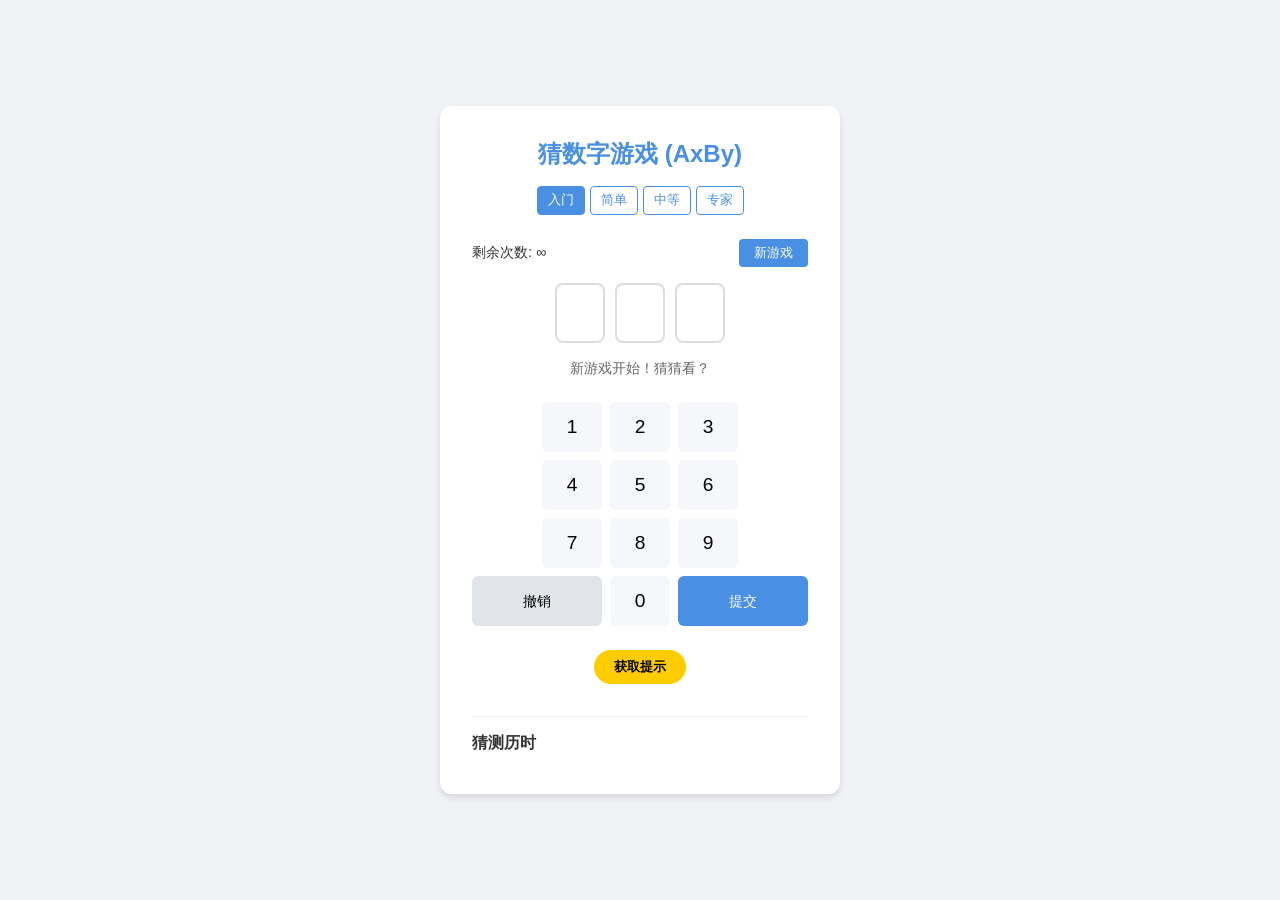
<file: index.html>
<!DOCTYPE html>
<html lang="zh-CN">
<head>
    <meta charset="UTF-8">
    <meta name="viewport" content="width=device-width, initial-scale=1.0">
    <title>猜数字游戏 - AxBy</title>
    <link rel="stylesheet" href="style.css">
</head>
<body>
    <div class="container">
        <header>
            <h1>猜数字游戏 (AxBy)</h1>
            <div class="difficulty-selector">
                <button class="diff-btn active" data-difficulty="entry">入门</button>
                <button class="diff-btn" data-difficulty="easy">简单</button>
                <button class="diff-btn" data-difficulty="medium">中等</button>
                <button class="diff-btn" data-difficulty="expert">专家</button>
            </div>
        </header>

        <main>
            <div class="game-info">
                <div class="stats">
                    <span>剩余次数: <span id="remaining-tries">∞</span></span>
                    <button id="new-game-btn">新游戏</button>
                </div>
                <div class="current-guess-display">
                    <div class="digit-box" id="digit-0"></div>
                    <div class="digit-box" id="digit-1"></div>
                    <div class="digit-box" id="digit-2"></div>
                </div>
                <div id="game-status" class="status-msg">准备开始！</div>
            </div>

            <div class="keyboard">
                <div class="keys-row">
                    <button class="key" data-val="1">1</button>
                    <button class="key" data-val="2">2</button>
                    <button class="key" data-val="3">3</button>
                </div>
                <div class="keys-row">
                    <button class="key" data-val="4">4</button>
                    <button class="key" data-val="5">5</button>
                    <button class="key" data-val="6">6</button>
                </div>
                <div class="keys-row">
                    <button class="key" data-val="7">7</button>
                    <button class="key" data-val="8">8</button>
                    <button class="key" data-val="9">9</button>
                </div>
                <div class="keys-row">
                    <button class="key special" id="undo-btn">撤销</button>
                    <button class="key" data-val="0">0</button>
                    <button class="key special" id="submit-btn">提交</button>
                </div>
            </div>

            <div class="hint-container">
                <button id="hint-btn">获取提示</button>
                <div id="hint-display"></div>
            </div>

            <div class="history-container">
                <h3>猜测历时</h3>
                <ul id="history-list">
                    <!-- 历史记录将在这里生成 -->
                </ul>
            </div>
        </main>
    </div>
    <script src="script.js"></script>
</body>
</html>
</file>
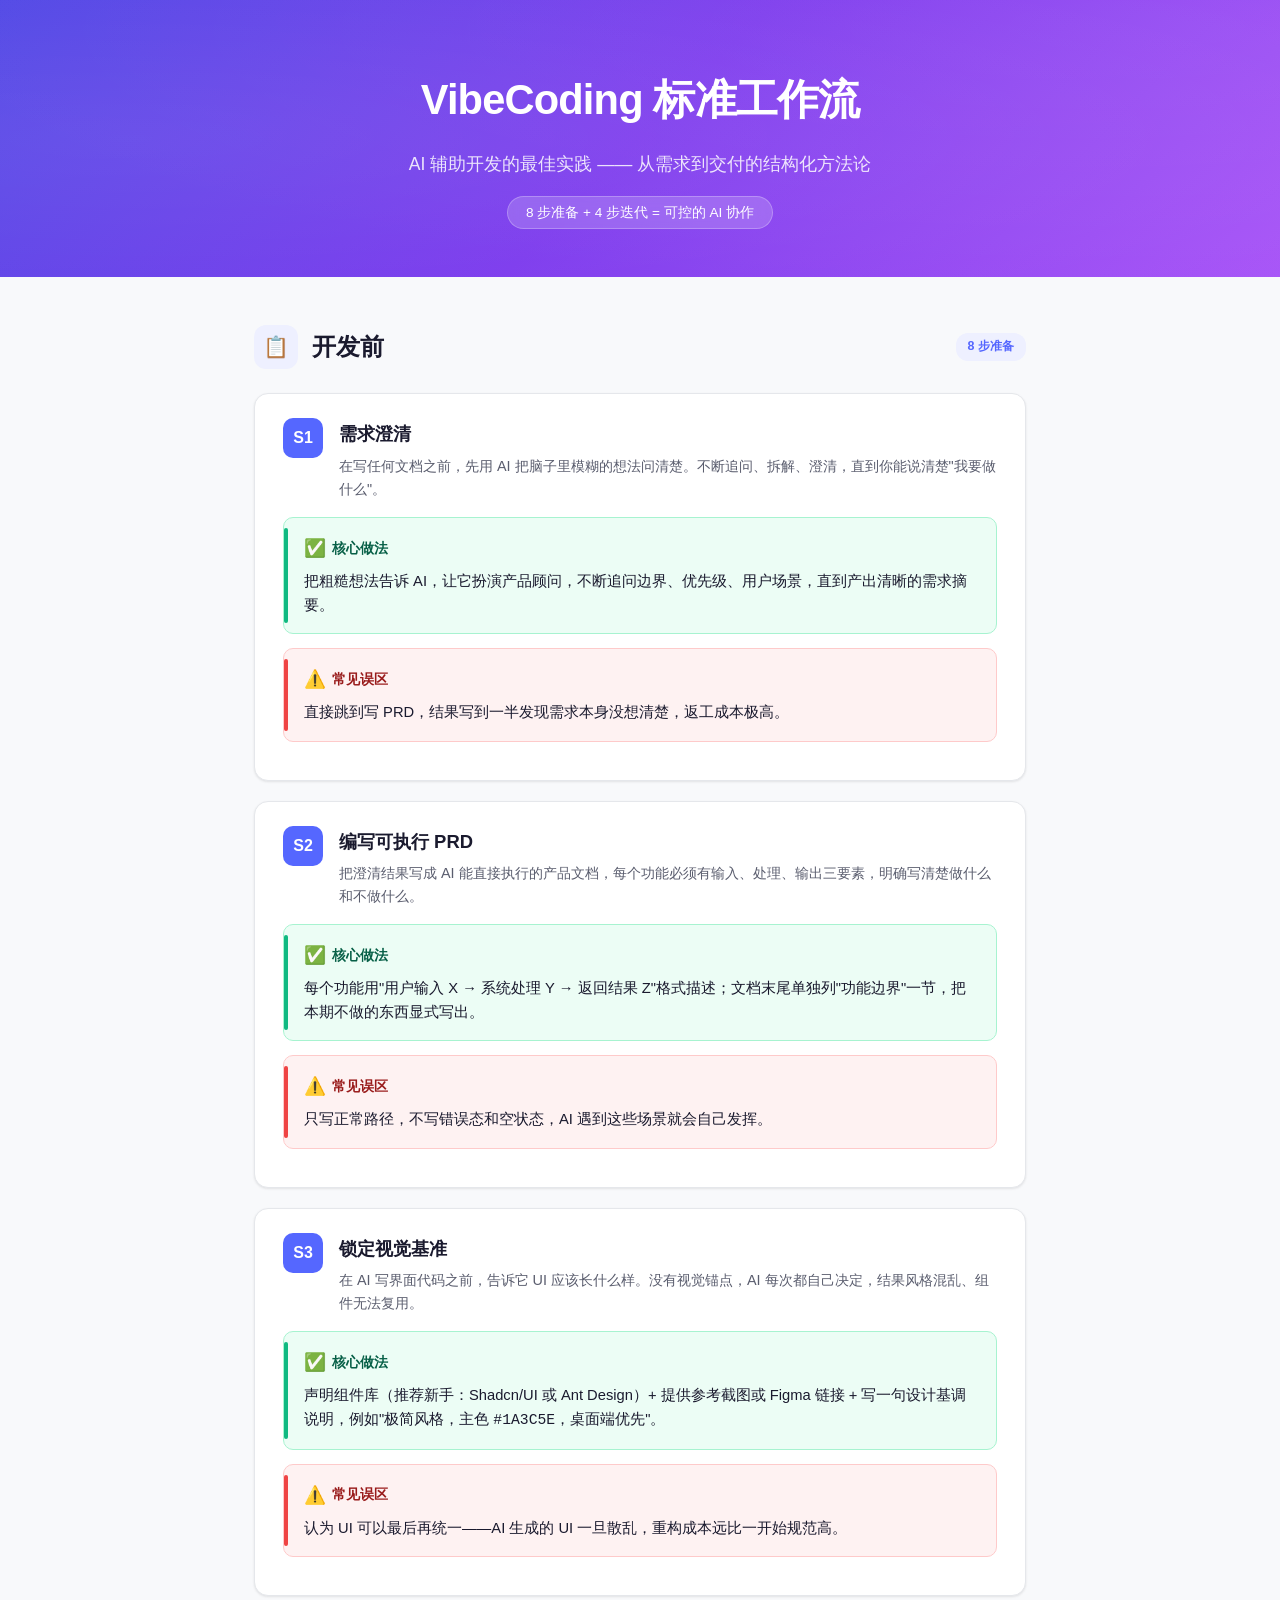
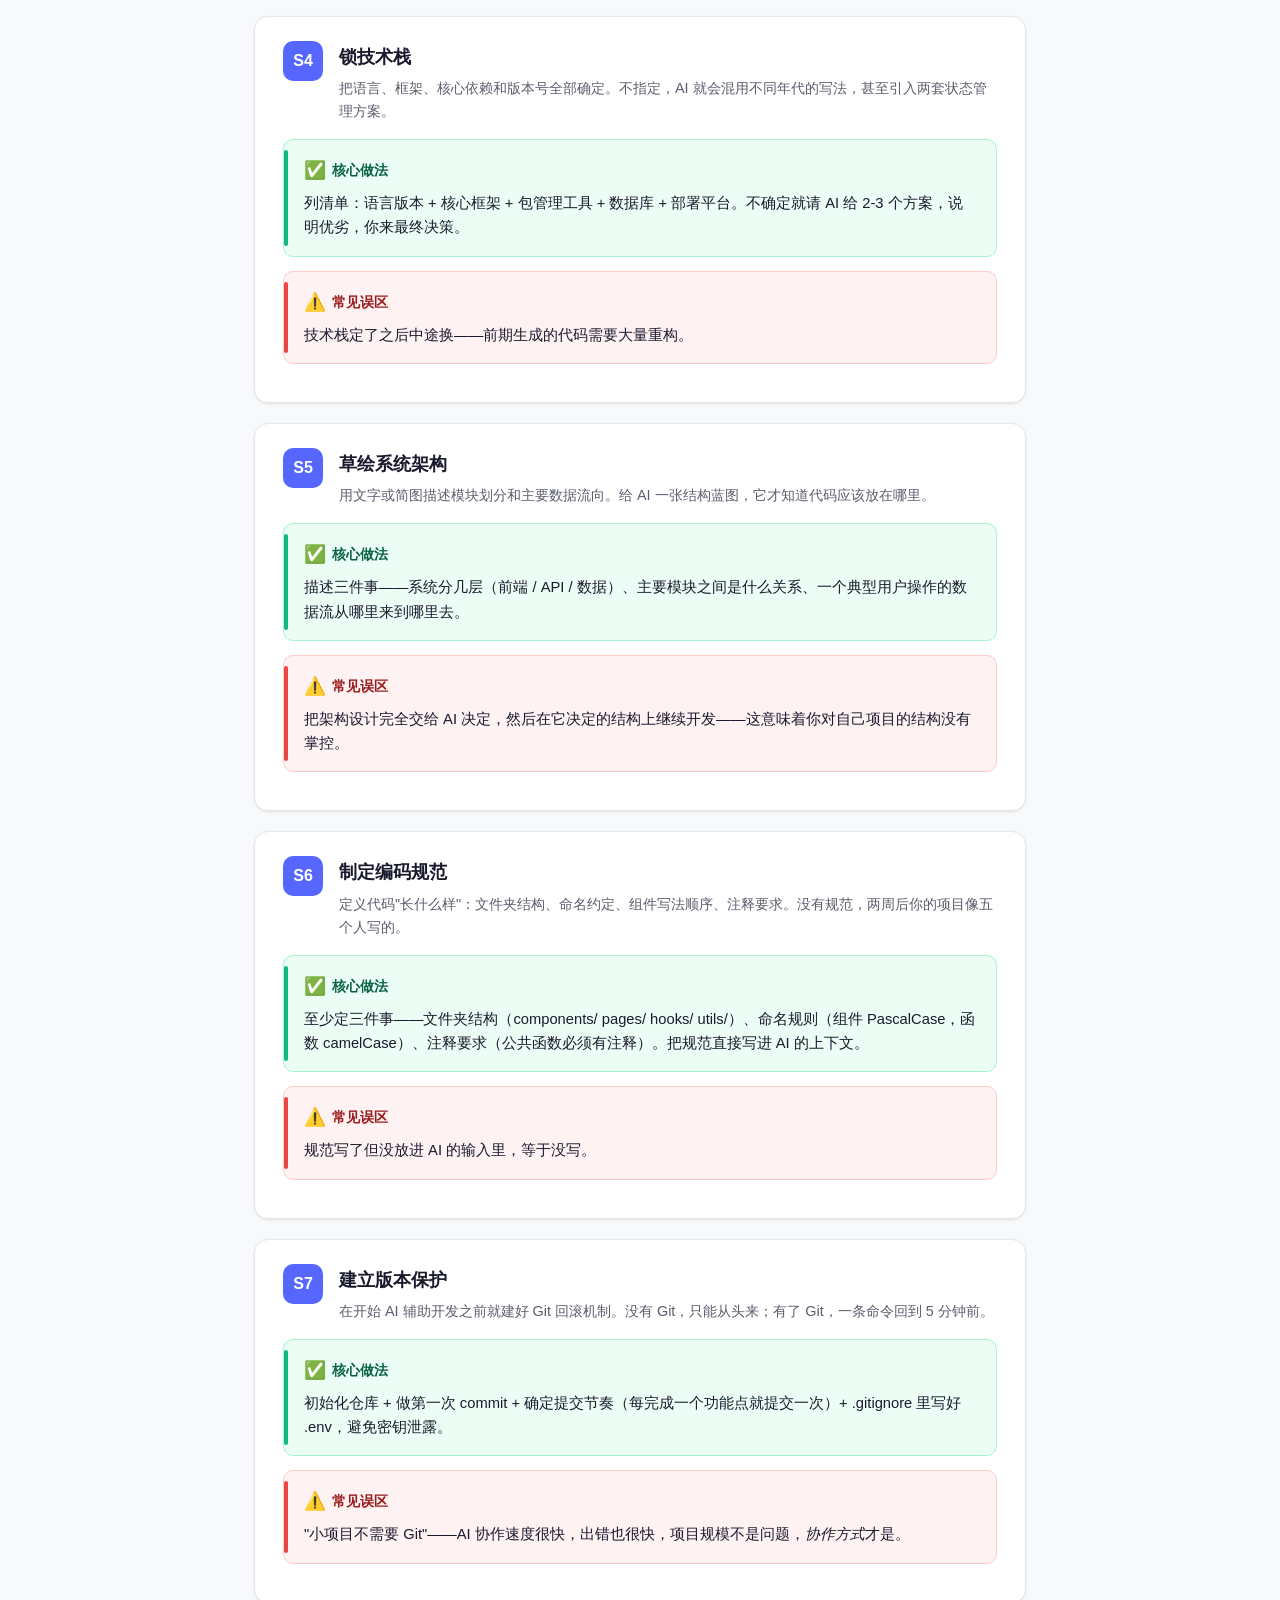
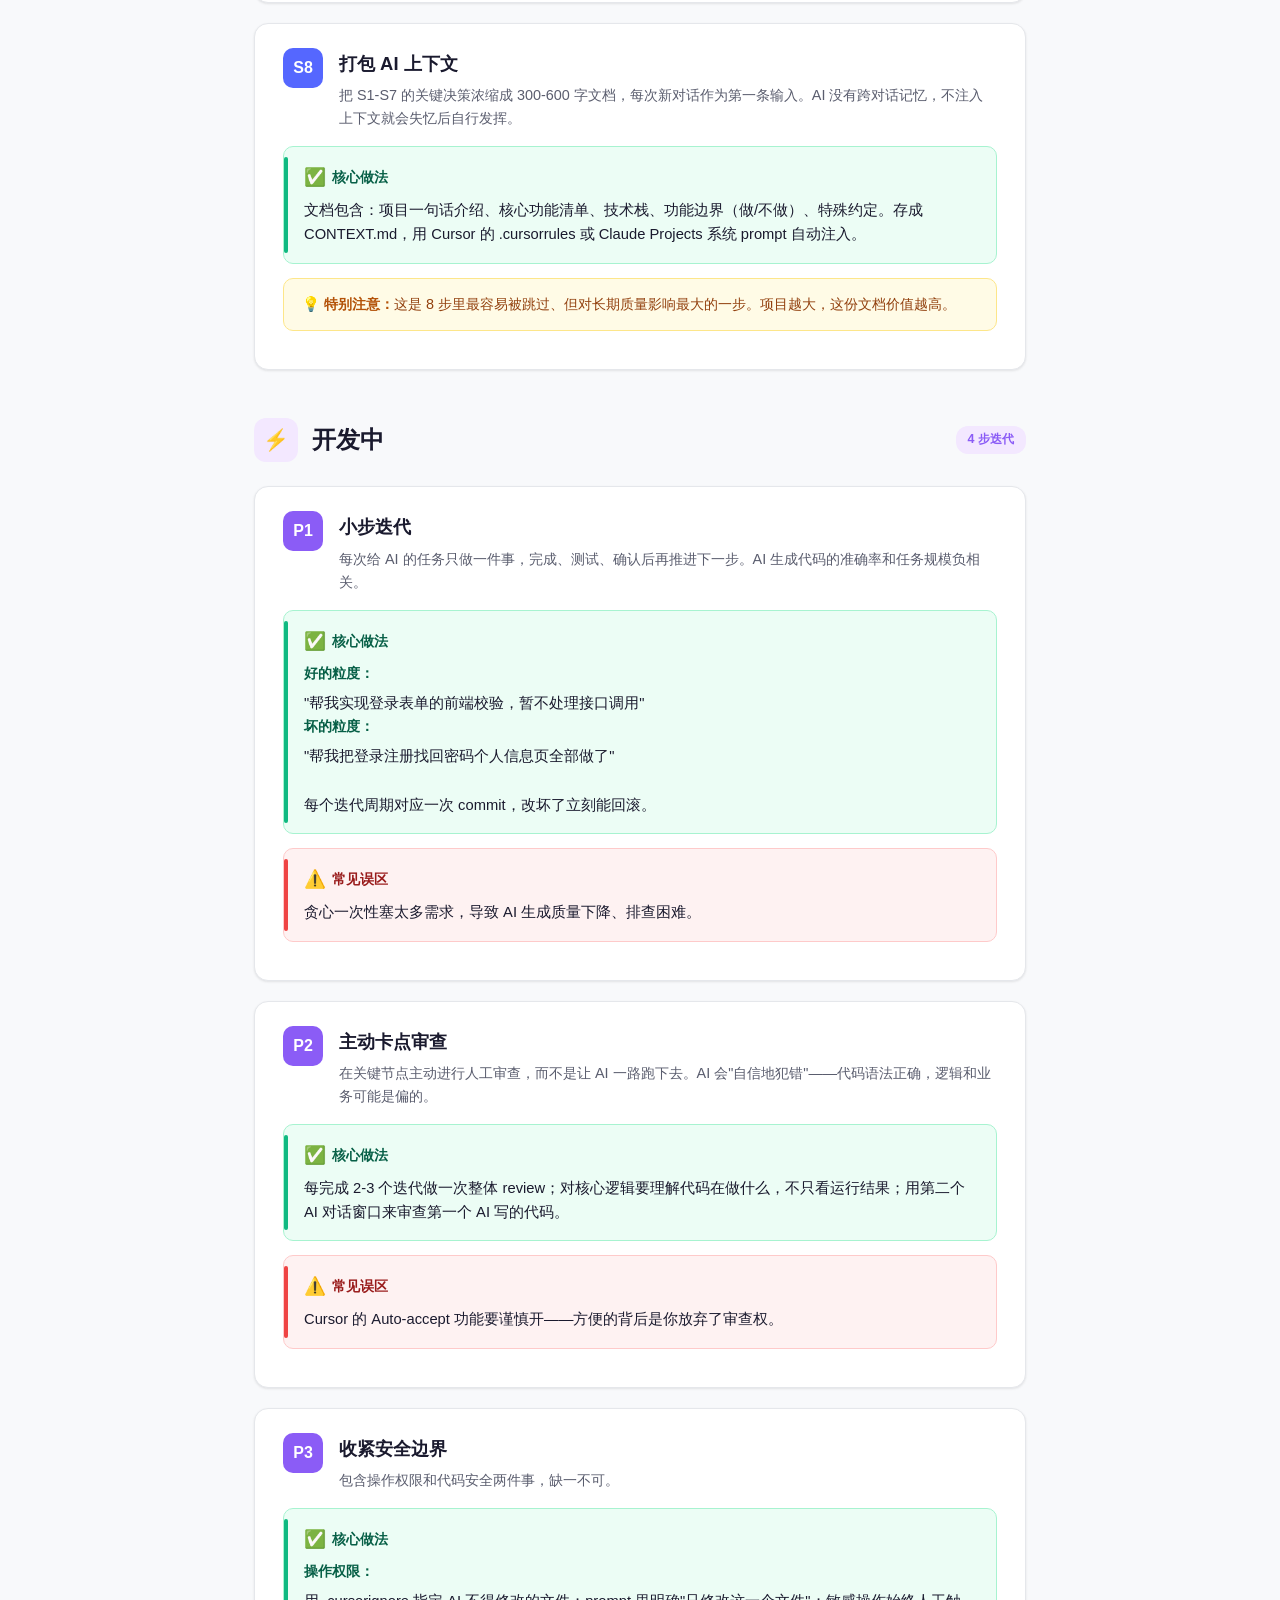
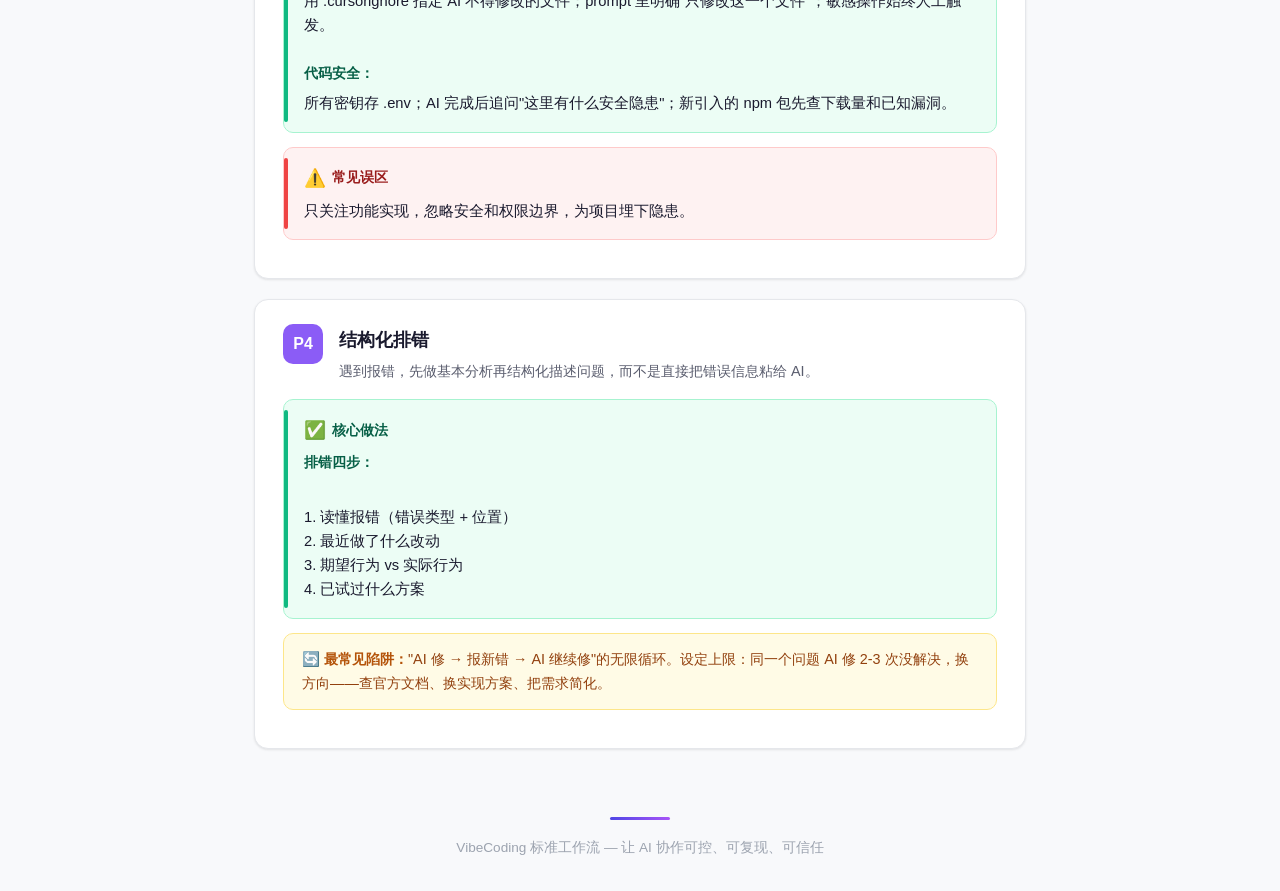
<file: VibeCoding-workflow.html>
<!DOCTYPE html>
<html lang="zh-CN">
<head>
<meta charset="UTF-8">
<meta name="viewport" content="width=device-width, initial-scale=1.0">
<title>VibeCoding 标准工作流</title>
<style>
  :root {
    --bg: #f8f9fb;
    --card-bg: #ffffff;
    --text: #1a1a2e;
    --text-secondary: #5a5d6e;
    --accent: #5567ff;
    --accent-light: #eef0ff;
    --do-bg: #ecfdf5;
    --do-border: #a7f3d0;
    --do-text: #065f46;
    --do-icon: #10b981;
    --dont-bg: #fef2f2;
    --dont-border: #fecaca;
    --dont-text: #991b1b;
    --dont-icon: #ef4444;
    --divider: #e5e7eb;
    --tag-dev: #5567ff;
    --tag-iter: #8b5cf6;
    --shadow: 0 1px 3px rgba(0,0,0,0.06), 0 1px 2px rgba(0,0,0,0.04);
    --shadow-hover: 0 4px 12px rgba(0,0,0,0.08), 0 2px 4px rgba(0,0,0,0.04);
  }

  * { margin: 0; padding: 0; box-sizing: border-box; }

  body {
    font-family: -apple-system, BlinkMacSystemFont, "Segoe UI", "PingFang SC", "Microsoft YaHei", "Helvetica Neue", sans-serif;
    background: var(--bg);
    color: var(--text);
    line-height: 1.75;
    -webkit-font-smoothing: antialiased;
  }

  /* ===== Header ===== */
  .hero {
    background: linear-gradient(135deg, #4f46e5 0%, #7c3aed 50%, #a855f7 100%);
    color: #fff;
    text-align: center;
    padding: 64px 24px 48px;
    position: relative;
    overflow: hidden;
  }
  .hero::before {
    content: '';
    position: absolute;
    top: -50%;
    left: -50%;
    width: 200%;
    height: 200%;
    background: radial-gradient(ellipse at 30% 50%, rgba(255,255,255,0.08) 0%, transparent 60%),
                radial-gradient(ellipse at 70% 30%, rgba(255,255,255,0.05) 0%, transparent 50%);
    pointer-events: none;
  }
  .hero h1 {
    font-size: 2.6rem;
    font-weight: 800;
    letter-spacing: -0.02em;
    position: relative;
    margin-bottom: 12px;
  }
  .hero .subtitle {
    font-size: 1.1rem;
    opacity: 0.85;
    font-weight: 400;
    position: relative;
  }
  .hero .badge {
    display: inline-block;
    background: rgba(255,255,255,0.18);
    backdrop-filter: blur(8px);
    border: 1px solid rgba(255,255,255,0.25);
    border-radius: 20px;
    padding: 4px 18px;
    font-size: 0.85rem;
    margin-top: 16px;
    position: relative;
  }

  /* ===== Container ===== */
  .container {
    max-width: 820px;
    margin: 0 auto;
    padding: 0 24px;
  }

  /* ===== Phase Header ===== */
  .phase {
    margin: 48px 0 24px;
    display: flex;
    align-items: center;
    gap: 14px;
  }
  .phase-icon {
    width: 44px; height: 44px;
    border-radius: 12px;
    display: flex; align-items: center; justify-content: center;
    font-size: 1.3rem;
    flex-shrink: 0;
  }
  .phase-icon.before { background: #eef0ff; }
  .phase-icon.during { background: #f3e8ff; }
  .phase h2 {
    font-size: 1.5rem;
    font-weight: 700;
    color: var(--text);
  }
  .phase .chip {
    font-size: 0.78rem;
    font-weight: 600;
    padding: 3px 12px;
    border-radius: 12px;
    margin-left: auto;
  }
  .chip.before { background: #eef0ff; color: var(--tag-dev); }
  .chip.during { background: #f3e8ff; color: var(--tag-iter); }

  /* ===== Step Card ===== */
  .step {
    background: var(--card-bg);
    border-radius: 14px;
    box-shadow: var(--shadow);
    margin-bottom: 20px;
    overflow: hidden;
    transition: box-shadow 0.2s ease, transform 0.2s ease;
    border: 1px solid var(--divider);
  }
  .step:hover {
    box-shadow: var(--shadow-hover);
    transform: translateY(-1px);
  }

  .step-header {
    display: flex;
    align-items: flex-start;
    gap: 16px;
    padding: 24px 28px 0;
  }
  .step-num {
    width: 40px; height: 40px;
    border-radius: 10px;
    display: flex; align-items: center; justify-content: center;
    font-weight: 800;
    font-size: 1rem;
    color: #fff;
    flex-shrink: 0;
  }
  .step-num.s { background: var(--tag-dev); }
  .step-num.p { background: var(--tag-iter); }
  .step-title-area h3 {
    font-size: 1.15rem;
    font-weight: 700;
    color: var(--text);
    margin-bottom: 4px;
  }
  .step-title-area .step-desc {
    font-size: 0.9rem;
    color: var(--text-secondary);
    line-height: 1.6;
  }
  .step-body { padding: 16px 28px 24px; }
  .step-body p { margin-bottom: 14px; color: var(--text-secondary); font-size: 0.93rem; }

  /* ===== Do / Don't boxes ===== */
  .callout {
    border-radius: 10px;
    padding: 16px 20px;
    margin-bottom: 14px;
    font-size: 0.92rem;
    line-height: 1.65;
    position: relative;
  }
  .callout::before {
    content: '';
    position: absolute;
    left: 0; top: 10px; bottom: 10px;
    width: 4px;
    border-radius: 2px;
  }
  .callout.do {
    background: var(--do-bg);
    border: 1px solid var(--do-border);
  }
  .callout.do::before { background: var(--do-icon); }
  .callout.dont {
    background: var(--dont-bg);
    border: 1px solid var(--dont-border);
  }
  .callout.dont::before { background: var(--dont-icon); }
  .callout strong {
    display: flex; align-items: center; gap: 6px;
    margin-bottom: 6px;
    font-size: 0.88rem;
  }
  .callout.do strong { color: var(--do-text); }
  .callout.dont strong { color: var(--dont-text); }
  .callout .icon { font-size: 1.1rem; }

  /* ===== Extra inline items ===== */
  .inline-badge {
    display: inline-block;
    background: #f1f5f9;
    border-radius: 6px;
    padding: 2px 10px;
    font-size: 0.83rem;
    font-weight: 600;
    color: #475569;
    margin-right: 4px;
  }

  /* ===== Highlighted note ===== */
  .highlight-block {
    background: #fffbe6;
    border: 1px solid #fde68a;
    border-radius: 10px;
    padding: 14px 18px;
    margin-bottom: 14px;
    font-size: 0.9rem;
    color: #92400e;
    line-height: 1.65;
  }
  .highlight-block strong { color: #b45309; }

  /* ===== Footer ===== */
  .footer {
    text-align: center;
    padding: 48px 24px 32px;
    color: #9ca3af;
    font-size: 0.85rem;
  }
  .footer .divider-line {
    width: 60px; height: 3px;
    background: linear-gradient(90deg, #4f46e5, #a855f7);
    border-radius: 2px;
    margin: 0 auto 16px;
  }

  /* ===== Responsive ===== */
  @media (max-width: 640px) {
    .hero { padding: 40px 20px 32px; }
    .hero h1 { font-size: 1.8rem; }
    .step-header { padding: 20px 18px 0; }
    .step-body { padding: 12px 18px 20px; }
    .container { padding: 0 12px; }
  }
</style>
</head>
<body>

<!-- ===== HERO ===== -->
<header class="hero">
  <h1>VibeCoding 标准工作流</h1>
  <p class="subtitle">AI 辅助开发的最佳实践 —— 从需求到交付的结构化方法论</p>
  <div class="badge">8 步准备 + 4 步迭代 = 可控的 AI 协作</div>
</header>

<div class="container">

  <!-- ===== PHASE: 开发前 ===== -->
  <div class="phase">
    <div class="phase-icon before">📋</div>
    <h2>开发前</h2>
    <span class="chip before">8 步准备</span>
  </div>

  <!-- S1 -->
  <div class="step">
    <div class="step-header">
      <div class="step-num s">S1</div>
      <div class="step-title-area">
        <h3>需求澄清</h3>
        <p class="step-desc">在写任何文档之前，先用 AI 把脑子里模糊的想法问清楚。不断追问、拆解、澄清，直到你能说清楚"我要做什么"。</p>
      </div>
    </div>
    <div class="step-body">
      <div class="callout do">
        <strong><span class="icon">✅</span> 核心做法</strong>
        把粗糙想法告诉 AI，让它扮演产品顾问，不断追问边界、优先级、用户场景，直到产出清晰的需求摘要。
      </div>
      <div class="callout dont">
        <strong><span class="icon">⚠️</span> 常见误区</strong>
        直接跳到写 PRD，结果写到一半发现需求本身没想清楚，返工成本极高。
      </div>
    </div>
  </div>

  <!-- S2 -->
  <div class="step">
    <div class="step-header">
      <div class="step-num s">S2</div>
      <div class="step-title-area">
        <h3>编写可执行 PRD</h3>
        <p class="step-desc">把澄清结果写成 AI 能直接执行的产品文档，每个功能必须有输入、处理、输出三要素，明确写清楚做什么和不做什么。</p>
      </div>
    </div>
    <div class="step-body">
      <div class="callout do">
        <strong><span class="icon">✅</span> 核心做法</strong>
        每个功能用"用户输入 X → 系统处理 Y → 返回结果 Z"格式描述；文档末尾单独列"功能边界"一节，把本期不做的东西显式写出。
      </div>
      <div class="callout dont">
        <strong><span class="icon">⚠️</span> 常见误区</strong>
        只写正常路径，不写错误态和空状态，AI 遇到这些场景就会自己发挥。
      </div>
    </div>
  </div>

  <!-- S3 -->
  <div class="step">
    <div class="step-header">
      <div class="step-num s">S3</div>
      <div class="step-title-area">
        <h3>锁定视觉基准</h3>
        <p class="step-desc">在 AI 写界面代码之前，告诉它 UI 应该长什么样。没有视觉锚点，AI 每次都自己决定，结果风格混乱、组件无法复用。</p>
      </div>
    </div>
    <div class="step-body">
      <div class="callout do">
        <strong><span class="icon">✅</span> 核心做法</strong>
        声明组件库（推荐新手：Shadcn/UI 或 Ant Design）+ 提供参考截图或 Figma 链接 + 写一句设计基调说明，例如"极简风格，主色 <code>#1A3C5E</code>，桌面端优先"。
      </div>
      <div class="callout dont">
        <strong><span class="icon">⚠️</span> 常见误区</strong>
        认为 UI 可以最后再统一——AI 生成的 UI 一旦散乱，重构成本远比一开始规范高。
      </div>
    </div>
  </div>

  <!-- S4 -->
  <div class="step">
    <div class="step-header">
      <div class="step-num s">S4</div>
      <div class="step-title-area">
        <h3>锁技术栈</h3>
        <p class="step-desc">把语言、框架、核心依赖和版本号全部确定。不指定，AI 就会混用不同年代的写法，甚至引入两套状态管理方案。</p>
      </div>
    </div>
    <div class="step-body">
      <div class="callout do">
        <strong><span class="icon">✅</span> 核心做法</strong>
        列清单：语言版本 + 核心框架 + 包管理工具 + 数据库 + 部署平台。不确定就请 AI 给 2-3 个方案，说明优劣，你来最终决策。
      </div>
      <div class="callout dont">
        <strong><span class="icon">⚠️</span> 常见误区</strong>
        技术栈定了之后中途换——前期生成的代码需要大量重构。
      </div>
    </div>
  </div>

  <!-- S5 -->
  <div class="step">
    <div class="step-header">
      <div class="step-num s">S5</div>
      <div class="step-title-area">
        <h3>草绘系统架构</h3>
        <p class="step-desc">用文字或简图描述模块划分和主要数据流向。给 AI 一张结构蓝图，它才知道代码应该放在哪里。</p>
      </div>
    </div>
    <div class="step-body">
      <div class="callout do">
        <strong><span class="icon">✅</span> 核心做法</strong>
        描述三件事——系统分几层（前端 / API / 数据）、主要模块之间是什么关系、一个典型用户操作的数据流从哪里来到哪里去。
      </div>
      <div class="callout dont">
        <strong><span class="icon">⚠️</span> 常见误区</strong>
        把架构设计完全交给 AI 决定，然后在它决定的结构上继续开发——这意味着你对自己项目的结构没有掌控。
      </div>
    </div>
  </div>

  <!-- S6 -->
  <div class="step">
    <div class="step-header">
      <div class="step-num s">S6</div>
      <div class="step-title-area">
        <h3>制定编码规范</h3>
        <p class="step-desc">定义代码"长什么样"：文件夹结构、命名约定、组件写法顺序、注释要求。没有规范，两周后你的项目像五个人写的。</p>
      </div>
    </div>
    <div class="step-body">
      <div class="callout do">
        <strong><span class="icon">✅</span> 核心做法</strong>
        至少定三件事——文件夹结构（components/ pages/ hooks/ utils/）、命名规则（组件 PascalCase，函数 camelCase）、注释要求（公共函数必须有注释）。把规范直接写进 AI 的上下文。
      </div>
      <div class="callout dont">
        <strong><span class="icon">⚠️</span> 常见误区</strong>
        规范写了但没放进 AI 的输入里，等于没写。
      </div>
    </div>
  </div>

  <!-- S7 -->
  <div class="step">
    <div class="step-header">
      <div class="step-num s">S7</div>
      <div class="step-title-area">
        <h3>建立版本保护</h3>
        <p class="step-desc">在开始 AI 辅助开发之前就建好 Git 回滚机制。没有 Git，只能从头来；有了 Git，一条命令回到 5 分钟前。</p>
      </div>
    </div>
    <div class="step-body">
      <div class="callout do">
        <strong><span class="icon">✅</span> 核心做法</strong>
        初始化仓库 + 做第一次 commit + 确定提交节奏（每完成一个功能点就提交一次）+ .gitignore 里写好 .env，避免密钥泄露。
      </div>
      <div class="callout dont">
        <strong><span class="icon">⚠️</span> 常见误区</strong>
        "小项目不需要 Git"——AI 协作速度很快，出错也很快，项目规模不是问题，<em>协作方式</em>才是。
      </div>
    </div>
  </div>

  <!-- S8 -->
  <div class="step">
    <div class="step-header">
      <div class="step-num s">S8</div>
      <div class="step-title-area">
        <h3>打包 AI 上下文</h3>
        <p class="step-desc">把 S1-S7 的关键决策浓缩成 300-600 字文档，每次新对话作为第一条输入。AI 没有跨对话记忆，不注入上下文就会失忆后自行发挥。</p>
      </div>
    </div>
    <div class="step-body">
      <div class="callout do">
        <strong><span class="icon">✅</span> 核心做法</strong>
        文档包含：项目一句话介绍、核心功能清单、技术栈、功能边界（做/不做）、特殊约定。存成 CONTEXT.md，用 Cursor 的 .cursorrules 或 Claude Projects 系统 prompt 自动注入。
      </div>
      <div class="highlight-block">
        <strong>💡 特别注意：</strong>这是 8 步里最容易被跳过、但对长期质量影响最大的一步。项目越大，这份文档价值越高。
      </div>
    </div>
  </div>

  <!-- ===== PHASE: 开发中 ===== -->
  <div class="phase">
    <div class="phase-icon during">⚡</div>
    <h2>开发中</h2>
    <span class="chip during">4 步迭代</span>
  </div>

  <!-- P1 -->
  <div class="step">
    <div class="step-header">
      <div class="step-num p">P1</div>
      <div class="step-title-area">
        <h3>小步迭代</h3>
        <p class="step-desc">每次给 AI 的任务只做一件事，完成、测试、确认后再推进下一步。AI 生成代码的准确率和任务规模负相关。</p>
      </div>
    </div>
    <div class="step-body">
      <div class="callout do">
        <strong><span class="icon">✅</span> 核心做法</strong>
        <strong>好的粒度：</strong>"帮我实现登录表单的前端校验，暂不处理接口调用"<br>
        <strong>坏的粒度：</strong>"帮我把登录注册找回密码个人信息页全部做了"<br><br>
        每个迭代周期对应一次 commit，改坏了立刻能回滚。
      </div>
      <div class="callout dont">
        <strong><span class="icon">⚠️</span> 常见误区</strong>
        贪心一次性塞太多需求，导致 AI 生成质量下降、排查困难。
      </div>
    </div>
  </div>

  <!-- P2 -->
  <div class="step">
    <div class="step-header">
      <div class="step-num p">P2</div>
      <div class="step-title-area">
        <h3>主动卡点审查</h3>
        <p class="step-desc">在关键节点主动进行人工审查，而不是让 AI 一路跑下去。AI 会"自信地犯错"——代码语法正确，逻辑和业务可能是偏的。</p>
      </div>
    </div>
    <div class="step-body">
      <div class="callout do">
        <strong><span class="icon">✅</span> 核心做法</strong>
        每完成 2-3 个迭代做一次整体 review；对核心逻辑要理解代码在做什么，不只看运行结果；用第二个 AI 对话窗口来审查第一个 AI 写的代码。
      </div>
      <div class="callout dont">
        <strong><span class="icon">⚠️</span> 常见误区</strong>
        Cursor 的 Auto-accept 功能要谨慎开——方便的背后是你放弃了审查权。
      </div>
    </div>
  </div>

  <!-- P3 -->
  <div class="step">
    <div class="step-header">
      <div class="step-num p">P3</div>
      <div class="step-title-area">
        <h3>收紧安全边界</h3>
        <p class="step-desc">包含操作权限和代码安全两件事，缺一不可。</p>
      </div>
    </div>
    <div class="step-body">
      <div class="callout do">
        <strong><span class="icon">✅</span> 核心做法</strong>
        <strong>操作权限：</strong>用 .cursorignore 指定 AI 不得修改的文件；prompt 里明确"只修改这一个文件"；敏感操作始终人工触发。<br><br>
        <strong>代码安全：</strong>所有密钥存 .env；AI 完成后追问"这里有什么安全隐患"；新引入的 npm 包先查下载量和已知漏洞。
      </div>
      <div class="callout dont">
        <strong><span class="icon">⚠️</span> 常见误区</strong>
        只关注功能实现，忽略安全和权限边界，为项目埋下隐患。
      </div>
    </div>
  </div>

  <!-- P4 -->
  <div class="step">
    <div class="step-header">
      <div class="step-num p">P4</div>
      <div class="step-title-area">
        <h3>结构化排错</h3>
        <p class="step-desc">遇到报错，先做基本分析再结构化描述问题，而不是直接把错误信息粘给 AI。</p>
      </div>
    </div>
    <div class="step-body">
      <div class="callout do">
        <strong><span class="icon">✅</span> 核心做法</strong>
        <strong>排错四步：</strong><br>
        1. 读懂报错（错误类型 + 位置）<br>
        2. 最近做了什么改动<br>
        3. 期望行为 vs 实际行为<br>
        4. 已试过什么方案
      </div>
      <div class="highlight-block">
        <strong>🔄 最常见陷阱：</strong>"AI 修 → 报新错 → AI 继续修"的无限循环。设定上限：同一个问题 AI 修 2-3 次没解决，换方向——查官方文档、换实现方案、把需求简化。
      </div>
    </div>
  </div>

</div>

<!-- ===== FOOTER ===== -->
<footer class="footer">
  <div class="divider-line"></div>
  <p>VibeCoding 标准工作流 &mdash; 让 AI 协作可控、可复现、可信任</p>
</footer>

</body>
</html>
</file>
<file: style.css>
:root {
    --primary-color: #4a90e2;
    --secondary-color: #f5f7fa;
    --accent-color: #ffcc00;
    --text-color: #333;
    --bg-color: #f0f2f5;
    --success-color: #28a745;
    --error-color: #dc3545;
    --shadow: 0 4px 6px rgba(0, 0, 0, 0.1);
}

* {
    box-sizing: border-box;
    margin: 0;
    padding: 0;
    font-family: 'Segoe UI', Tahoma, Geneva, Verdana, sans-serif;
}

body {
    background-color: var(--bg-color);
    color: var(--text-color);
    display: flex;
    justify-content: center;
    align-items: center;
    min-height: 100vh;
    padding: 20px;
}

.container {
    background: white;
    padding: 2rem;
    border-radius: 12px;
    box-shadow: var(--shadow);
    max-width: 400px;
    width: 100%;
}

header {
    text-align: center;
    margin-bottom: 1.5rem;
}

h1 {
    font-size: 1.5rem;
    margin-bottom: 1rem;
    color: var(--primary-color);
}

.difficulty-selector {
    display: flex;
    gap: 5px;
    justify-content: center;
}

.diff-btn {
    padding: 5px 10px;
    border: 1px solid var(--primary-color);
    background: white;
    color: var(--primary-color);
    border-radius: 4px;
    cursor: pointer;
    font-size: 0.8rem;
    transition: all 0.2s;
}

.diff-btn.active {
    background: var(--primary-color);
    color: white;
}

.game-info {
    margin-bottom: 1.5rem;
    text-align: center;
}

.stats {
    display: flex;
    justify-content: space-between;
    align-items: center;
    margin-bottom: 1rem;
    font-size: 0.9rem;
}

#new-game-btn {
    padding: 5px 15px;
    background: var(--primary-color);
    color: white;
    border: none;
    border-radius: 4px;
    cursor: pointer;
}

.current-guess-display {
    display: flex;
    justify-content: center;
    gap: 10px;
    margin: 1rem 0;
}

.digit-box {
    width: 50px;
    height: 60px;
    border: 2px solid #ddd;
    border-radius: 8px;
    display: flex;
    justify-content: center;
    align-items: center;
    font-size: 1.8rem;
    font-weight: bold;
    background: #fff;
}

.status-msg {
    min-height: 1.2rem;
    font-size: 0.9rem;
    color: #666;
}

.keyboard {
    display: grid;
    gap: 8px;
    margin-bottom: 1.5rem;
}

.keys-row {
    display: flex;
    gap: 8px;
    justify-content: center;
}

.key {
    width: 60px;
    height: 50px;
    border: none;
    background: var(--secondary-color);
    border-radius: 6px;
    font-size: 1.2rem;
    font-weight: 500;
    cursor: pointer;
    transition: background 0.1s;
}

.key:hover {
    background: #e1e4e8;
}

.key:active {
    background: #d1d5da;
}

.key.special {
    font-size: 0.9rem;
    flex: 1;
    background: #e1e4e8;
}

#submit-btn {
    background: var(--primary-color);
    color: white;
}

#submit-btn:hover {
    background: #357abd;
}

.hint-container {
    text-align: center;
    margin-bottom: 1.5rem;
}

#hint-btn {
    padding: 8px 20px;
    background: var(--accent-color);
    border: none;
    border-radius: 20px;
    font-weight: bold;
    cursor: pointer;
    margin-bottom: 0.5rem;
}

#hint-display {
    font-size: 0.85rem;
    color: #555;
}

.history-container {
    border-top: 1px solid #eee;
    padding-top: 1rem;
    max-height: 200px;
    overflow-y: auto;
}

.history-container h3 {
    font-size: 1rem;
    margin-bottom: 0.5rem;
}

#history-list {
    list-style: none;
}

.history-item {
    display: flex;
    justify-content: space-between;
    padding: 5px 10px;
    background: #f9f9f9;
    margin-bottom: 4px;
    border-radius: 4px;
    font-size: 0.9rem;
}

.history-item .guess-val {
    font-weight: bold;
    letter-spacing: 2px;
}

.history-item .result-val {
    font-family: monospace;
    font-weight: bold;
}

.history-item.win {
    background: #e6ffed;
    color: var(--success-color);
}

.history-item.lose {
    background: #ffeef0;
    color: var(--error-color);
}
</file>
